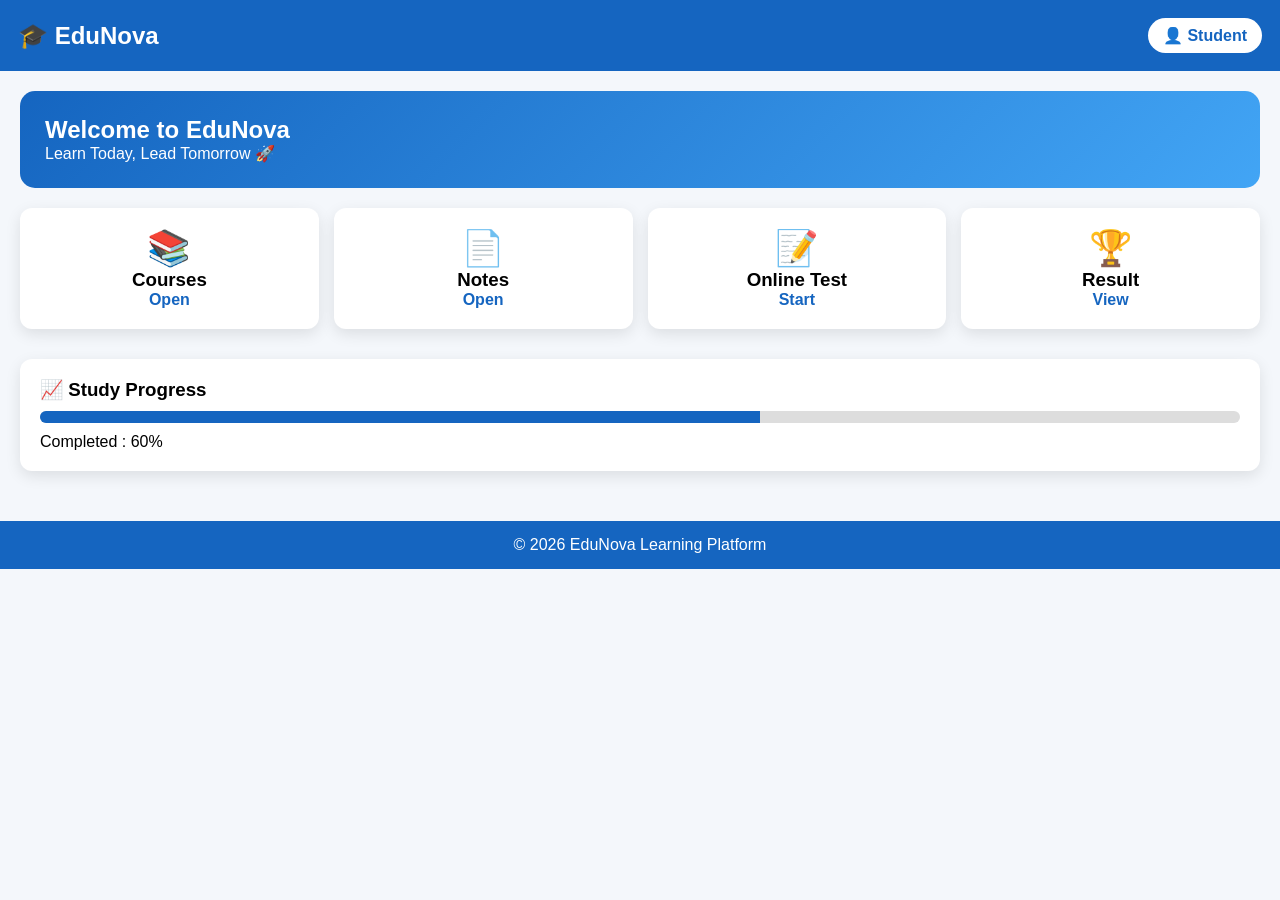
<file: Dashboard.html>
<!DOCTYPE html>
<html lang="hi">
<head>
<meta charset="UTF-8">
<meta name="viewport" content="width=device-width, initial-scale=1.0">
<title>EduNova Dashboard</title>

<style>
*{
margin:0;
padding:0;
box-sizing:border-box;
font-family:Arial,sans-serif;
}

body{
background:#f4f7fb;
}

header{
background:#1565C0;
color:white;
padding:18px;
display:flex;
justify-content:space-between;
align-items:center;
}

.logo{
font-size:24px;
font-weight:bold;
}

.profile{
background:white;
color:#1565C0;
padding:8px 15px;
border-radius:25px;
font-weight:bold;
}

.container{
padding:20px;
}

.welcome{
background:linear-gradient(135deg,#1565C0,#42A5F5);
color:white;
padding:25px;
border-radius:15px;
margin-bottom:20px;
}

.grid{
display:grid;
grid-template-columns:repeat(auto-fit,minmax(150px,1fr));
gap:15px;
}

.card{
background:white;
padding:20px;
border-radius:12px;
box-shadow:0 5px 15px rgba(0,0,0,.1);
text-align:center;
transition:.3s;
}

.card:hover{
transform:translateY(-5px);
}

.card h2{
font-size:35px;
}

.card a{
text-decoration:none;
color:#1565C0;
font-weight:bold;
}

.bottom{
margin-top:30px;
background:white;
padding:20px;
border-radius:12px;
box-shadow:0 5px 15px rgba(0,0,0,.1);
}

.progress{
height:12px;
background:#ddd;
border-radius:10px;
overflow:hidden;
margin-top:10px;
}

.bar{
height:100%;
width:60%;
background:#1565C0;
}

footer{
margin-top:30px;
background:#1565C0;
color:white;
text-align:center;
padding:15px;
}
</style>

</head>

<body>

<header>

<div class="logo">🎓 EduNova</div>

<div class="profile">👤 Student</div>

</header>

<div class="container">

<div class="welcome">

<h2>Welcome to EduNova</h2>

<p>Learn Today, Lead Tomorrow 🚀</p>

</div>

<div class="grid">

<div class="card">
<h2>📚</h2>
<h3>Courses</h3>
<a href="courses.html">Open</a>
</div>

<div class="card">
<h2>📄</h2>
<h3>Notes</h3>
<a href="notes.html">Open</a>
</div>

<div class="card">
<h2>📝</h2>
<h3>Online Test</h3>
<a href="test.html">Start</a>
</div>

<div class="card">
<h2>🏆</h2>
<h3>Result</h3>
<a href="result.html">View</a>
</div>

</div>

<div class="bottom">

<h3>📈 Study Progress</h3>

<div class="progress">
<div class="bar"></div>
</div>

<p style="margin-top:10px;">Completed : 60%</p>

</div>

</div>

<footer>

© 2026 EduNova Learning Platform

</footer>

</body>
  </html>
</file>
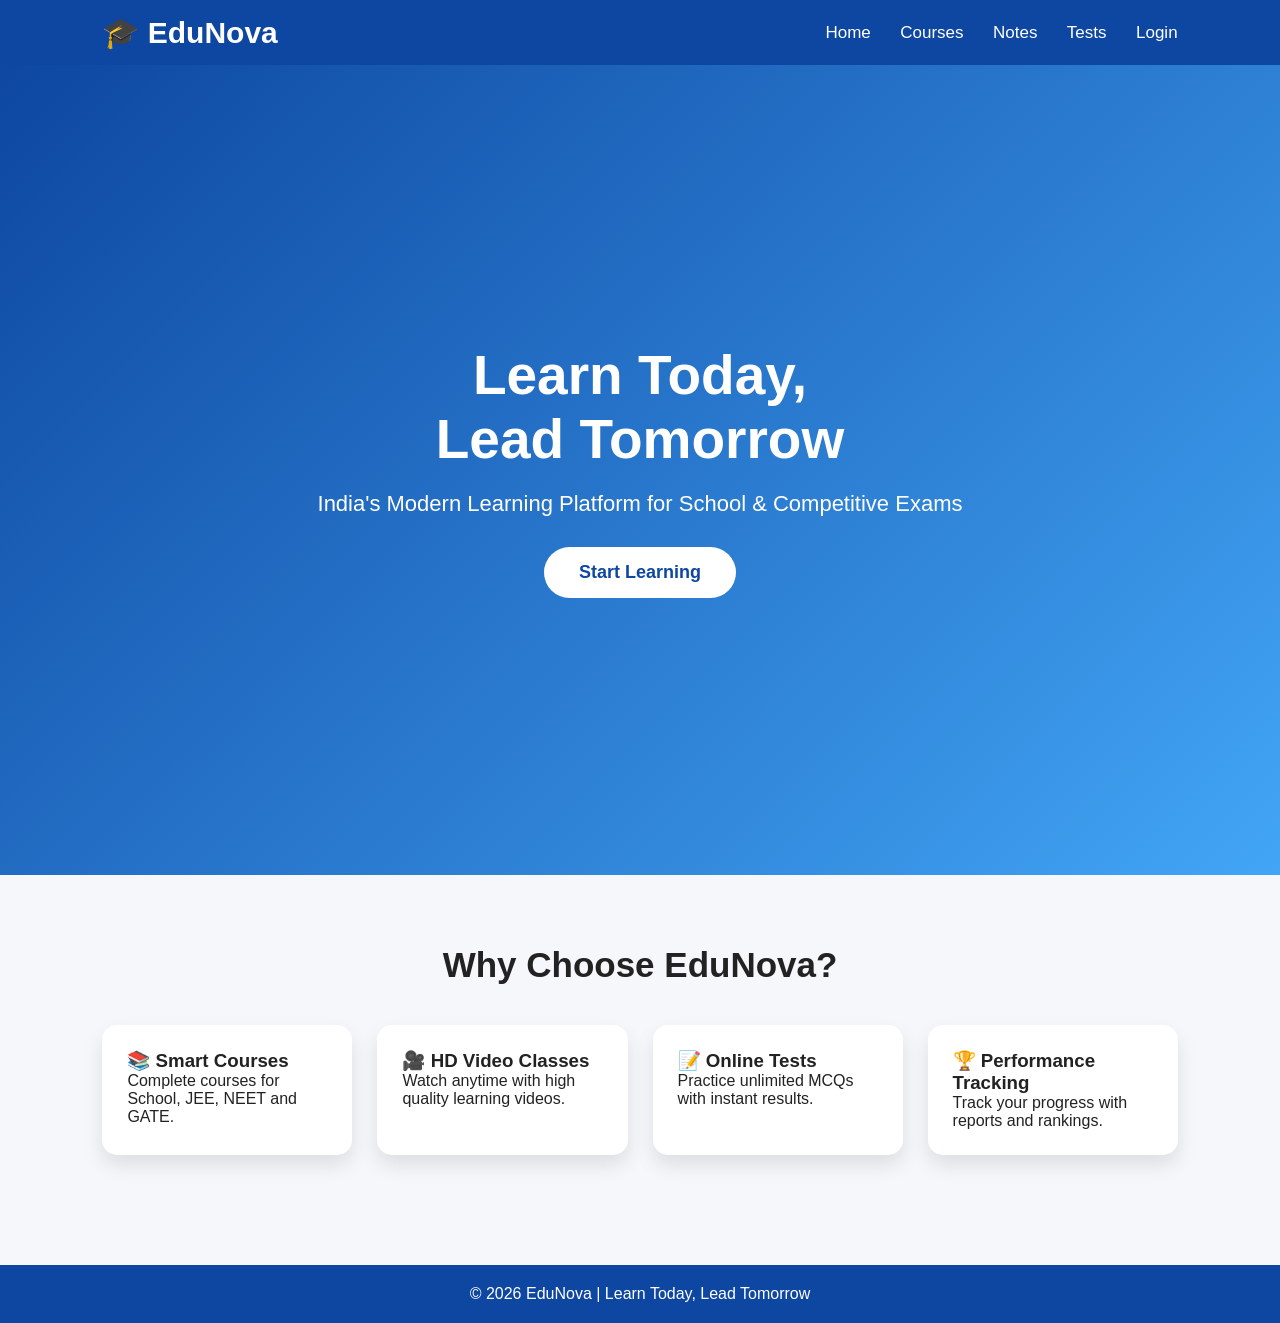
<file: Index2.html>
<!DOCTYPE html>
<html lang="en">
<head>
<meta charset="UTF-8">
<meta name="viewport" content="width=device-width, initial-scale=1.0">
<title>EduNova | Learn Today, Lead Tomorrow</title>

<style>
*{
margin:0;
padding:0;
box-sizing:border-box;
font-family:Arial,sans-serif;
}

body{
background:#f5f7fb;
color:#222;
}

header{
background:#0d47a1;
padding:15px 8%;
display:flex;
justify-content:space-between;
align-items:center;
position:sticky;
top:0;
}

.logo{
font-size:30px;
font-weight:bold;
color:white;
}

nav a{
color:white;
text-decoration:none;
margin-left:25px;
font-size:17px;
}

.hero{
height:90vh;
display:flex;
justify-content:center;
align-items:center;
text-align:center;
background:linear-gradient(135deg,#0d47a1,#42a5f5);
color:white;
padding:20px;
}

.hero h1{
font-size:55px;
margin-bottom:20px;
}

.hero p{
font-size:22px;
margin-bottom:30px;
}

button{
padding:15px 35px;
border:none;
border-radius:30px;
background:white;
color:#0d47a1;
font-size:18px;
font-weight:bold;
cursor:pointer;
}

button:hover{
background:#ffd54f;
}

.features{
padding:70px 8%;
}

.features h2{
text-align:center;
margin-bottom:40px;
font-size:35px;
}

.cards{
display:grid;
grid-template-columns:repeat(auto-fit,minmax(250px,1fr));
gap:25px;
}

.card{
background:white;
padding:25px;
border-radius:15px;
box-shadow:0 10px 20px rgba(0,0,0,.1);
transition:.3s;
}

.card:hover{
transform:translateY(-8px);
}

footer{
background:#0d47a1;
color:white;
text-align:center;
padding:20px;
margin-top:40px;
}
</style>
</head>

<body>

<header>
<div class="logo">🎓 EduNova</div>

<nav>
<a href="#">Home</a>
<a href="#">Courses</a>
<a href="#">Notes</a>
<a href="#">Tests</a>
<a href="#">Login</a>
</nav>
</header>

<section class="hero">

<div>

<h1>Learn Today,<br>Lead Tomorrow</h1>

<p>India's Modern Learning Platform for School & Competitive Exams</p>

<button>Start Learning</button>

</div>

</section>

<section class="features">

<h2>Why Choose EduNova?</h2>

<div class="cards">

<div class="card">
<h3>📚 Smart Courses</h3>
<p>Complete courses for School, JEE, NEET and GATE.</p>
</div>

<div class="card">
<h3>🎥 HD Video Classes</h3>
<p>Watch anytime with high quality learning videos.</p>
</div>

<div class="card">
<h3>📝 Online Tests</h3>
<p>Practice unlimited MCQs with instant results.</p>
</div>

<div class="card">
<h3>🏆 Performance Tracking</h3>
<p>Track your progress with reports and rankings.</p>
</div>

</div>

</section>

<footer>

© 2026 EduNova | Learn Today, Lead Tomorrow

</footer>

</body>
</html>
</file>
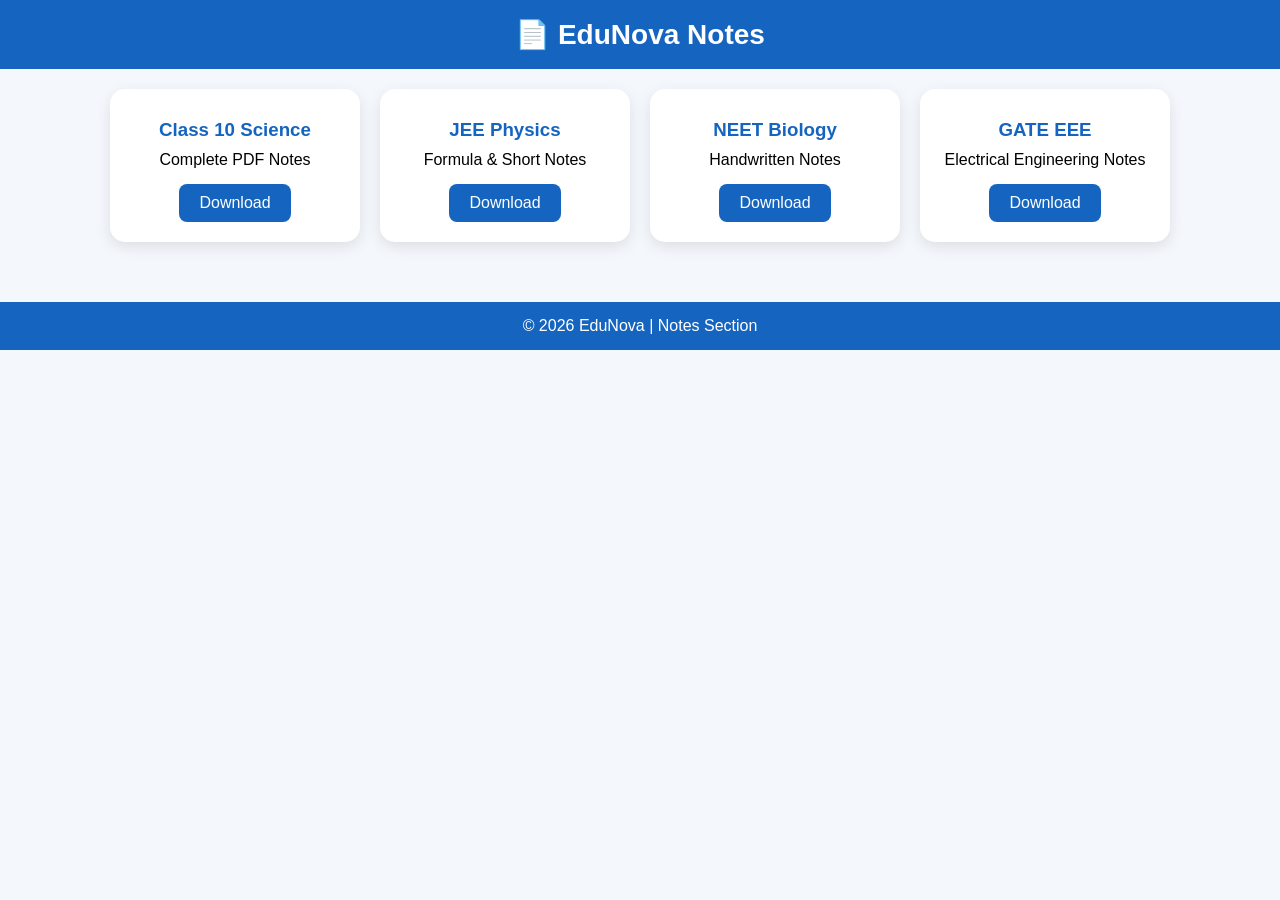
<file: notes.html>
<!DOCTYPE html>
<html lang="en">
<head>
<meta charset="UTF-8">
<meta name="viewport" content="width=device-width, initial-scale=1.0">
<title>EduNova Notes</title>

<style>
*{margin:0;padding:0;box-sizing:border-box;font-family:Arial,sans-serif;}
body{background:#f4f7fb;}
header{
background:#1565C0;
color:white;
padding:18px;
text-align:center;
font-size:28px;
font-weight:bold;
}
.container{
max-width:1100px;
margin:auto;
padding:20px;
}
.grid{
display:grid;
grid-template-columns:repeat(auto-fit,minmax(250px,1fr));
gap:20px;
}
.card{
background:white;
padding:20px;
border-radius:15px;
box-shadow:0 5px 15px rgba(0,0,0,.1);
text-align:center;
}
.card h3{
color:#1565C0;
margin:10px 0;
}
.btn{
display:inline-block;
margin-top:15px;
padding:10px 20px;
background:#1565C0;
color:white;
text-decoration:none;
border-radius:8px;
}
footer{
margin-top:40px;
background:#1565C0;
color:white;
text-align:center;
padding:15px;
}
</style>

</head>
<body>

<header>📄 EduNova Notes</header>

<div class="container">

<div class="grid">

<div class="card">
<h3>Class 10 Science</h3>
<p>Complete PDF Notes</p>
<a href="#" class="btn">Download</a>
</div>

<div class="card">
<h3>JEE Physics</h3>
<p>Formula & Short Notes</p>
<a href="#" class="btn">Download</a>
</div>

<div class="card">
<h3>NEET Biology</h3>
<p>Handwritten Notes</p>
<a href="#" class="btn">Download</a>
</div>

<div class="card">
<h3>GATE EEE</h3>
<p>Electrical Engineering Notes</p>
<a href="#" class="btn">Download</a>
</div>

</div>

</div>

<footer>
© 2026 EduNova | Notes Section
</footer>

</body>
  </html>
</file>
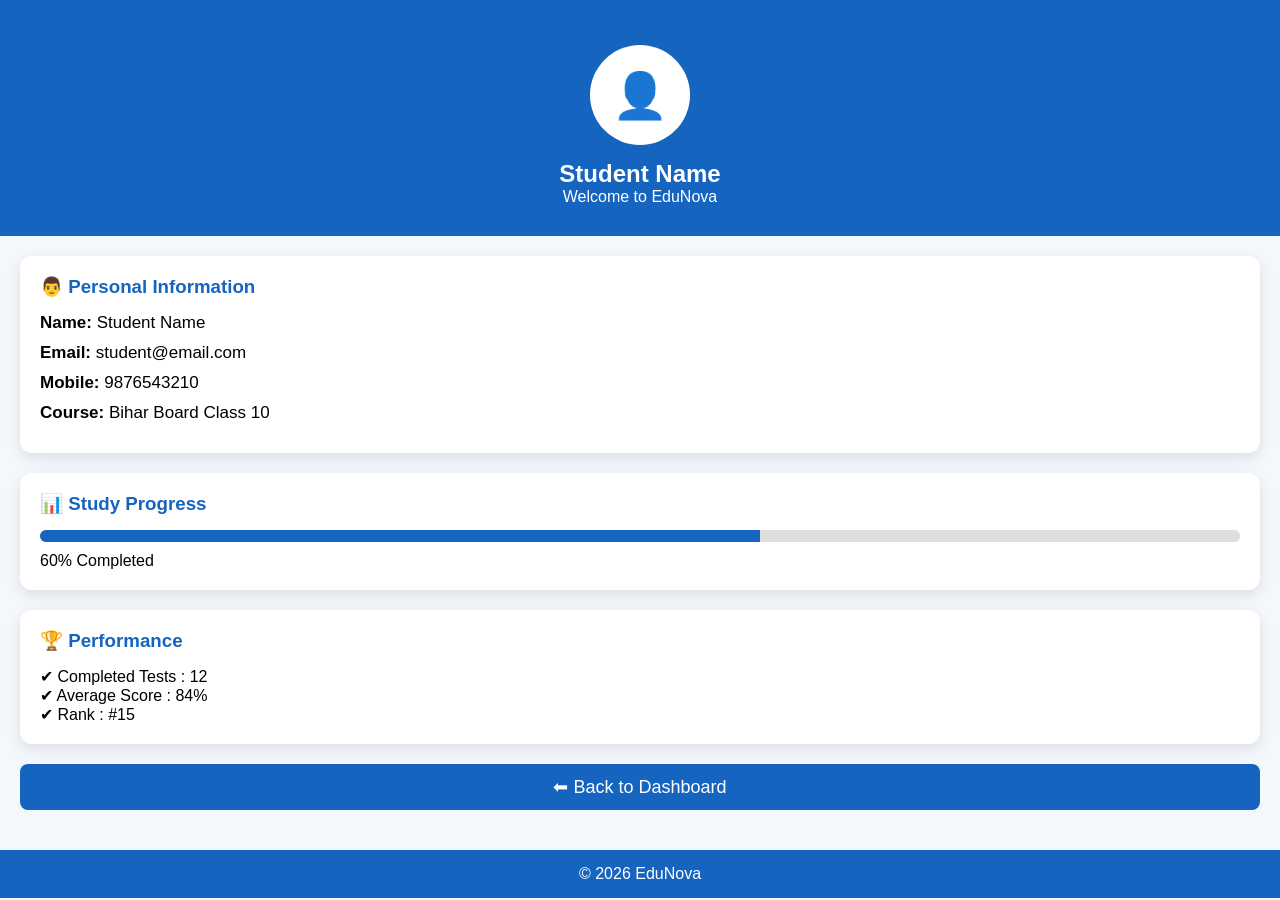
<file: Profile.html>
<!DOCTYPE html>
<html lang="hi">
<head>
<meta charset="UTF-8">
<meta name="viewport" content="width=device-width, initial-scale=1.0">
<title>Student Profile - EduNova</title>

<style>
*{
margin:0;
padding:0;
box-sizing:border-box;
font-family:Arial,sans-serif;
}

body{
background:#f4f7fb;
}

.header{
background:#1565C0;
color:white;
text-align:center;
padding:30px;
}

.avatar{
width:100px;
height:100px;
border-radius:50%;
background:white;
color:#1565C0;
font-size:45px;
display:flex;
justify-content:center;
align-items:center;
margin:15px auto;
font-weight:bold;
}

.container{
padding:20px;
}

.card{
background:white;
padding:20px;
border-radius:12px;
margin-bottom:20px;
box-shadow:0 5px 15px rgba(0,0,0,.1);
}

.card h3{
margin-bottom:15px;
color:#1565C0;
}

.info{
margin:10px 0;
font-size:17px;
}

.progress{
height:12px;
background:#ddd;
border-radius:10px;
overflow:hidden;
margin-top:10px;
}

.bar{
width:60%;
height:100%;
background:#1565C0;
}

.btn{
display:block;
width:100%;
padding:12px;
background:#1565C0;
color:white;
text-decoration:none;
text-align:center;
border-radius:8px;
margin-top:15px;
font-size:18px;
}

footer{
text-align:center;
padding:15px;
background:#1565C0;
color:white;
margin-top:20px;
}
</style>
</head>

<body>

<div class="header">

<div class="avatar">👤</div>

<h2>Student Name</h2>

<p>Welcome to EduNova</p>

</div>

<div class="container">

<div class="card">

<h3>👨 Personal Information</h3>

<div class="info"><b>Name:</b> Student Name</div>

<div class="info"><b>Email:</b> student@email.com</div>

<div class="info"><b>Mobile:</b> 9876543210</div>

<div class="info"><b>Course:</b> Bihar Board Class 10</div>

</div>

<div class="card">

<h3>📊 Study Progress</h3>

<div class="progress">
<div class="bar"></div>
</div>

<p style="margin-top:10px;">60% Completed</p>

</div>

<div class="card">

<h3>🏆 Performance</h3>

<p>✔ Completed Tests : 12</p>
<p>✔ Average Score : 84%</p>
<p>✔ Rank : #15</p>

</div>

<a href="dashboard.html" class="btn">⬅ Back to Dashboard</a>

</div>

<footer>

© 2026 EduNova

</footer>

</body>
                                             </html>
</file>
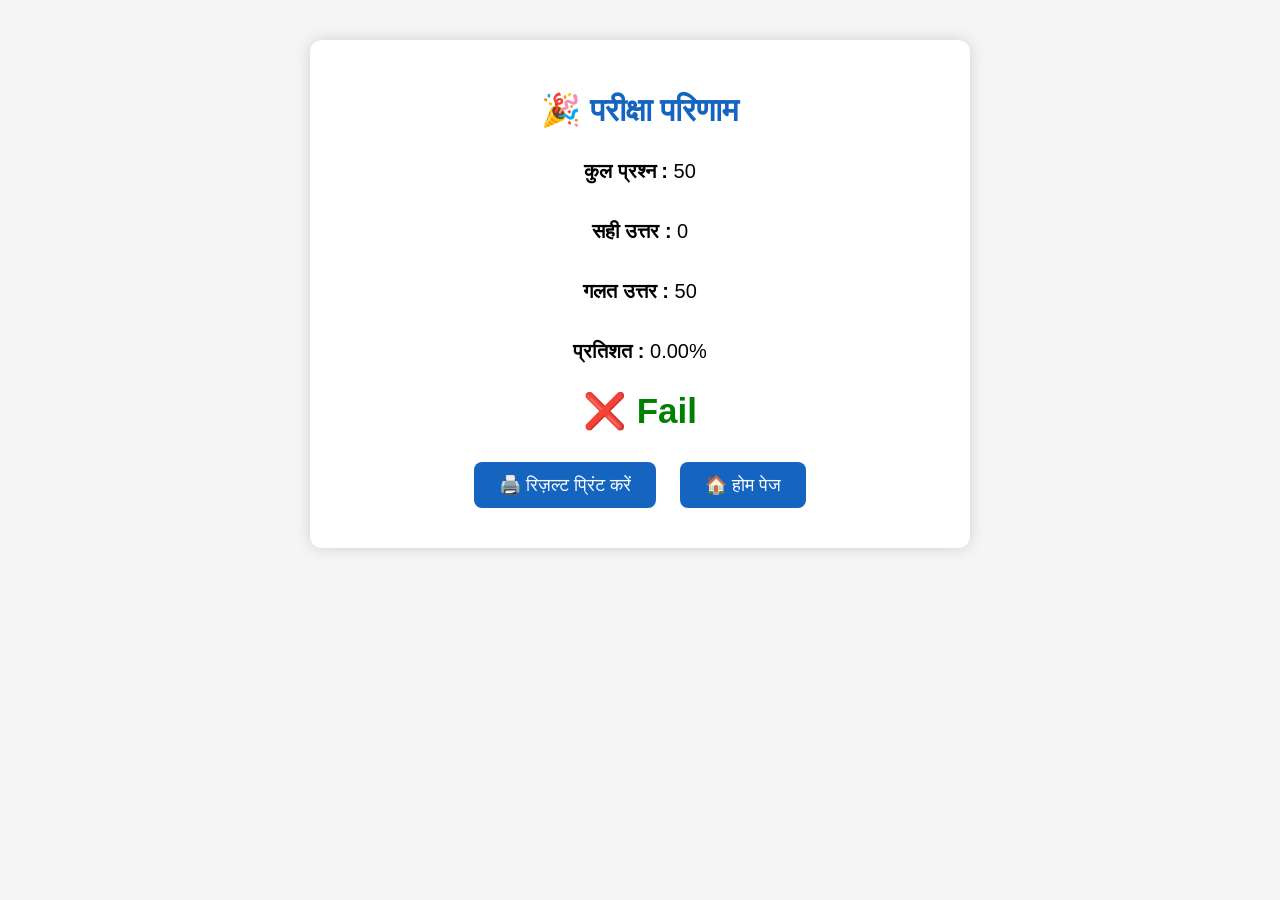
<file: Result.html>
<!DOCTYPE html>
<html lang="hi">
<head>
<meta charset="UTF-8">
<meta name="viewport" content="width=device-width, initial-scale=1.0">
<title>EduNova रिज़ल्ट</title>

<style>
body{
font-family:Arial,sans-serif;
background:#f5f5f5;
margin:0;
}

.container{
max-width:600px;
margin:40px auto;
background:#fff;
padding:30px;
border-radius:12px;
box-shadow:0 0 15px rgba(0,0,0,0.15);
text-align:center;
}

h1{
color:#1565C0;
}

.result-box{
margin:20px 0;
font-size:20px;
line-height:2;
}

.grade{
font-size:35px;
font-weight:bold;
color:green;
margin:20px 0;
}

button{
padding:12px 25px;
font-size:18px;
background:#1565C0;
color:#fff;
border:none;
border-radius:8px;
cursor:pointer;
margin:10px;
}

button:hover{
background:#0d47a1;
}
</style>

</head>

<body>

<div class="container">

<h1>🎉 परीक्षा परिणाम</h1>

<div class="result-box">

<p><b>कुल प्रश्न :</b> <span id="total">50</span></p>

<p><b>सही उत्तर :</b> <span id="correct"></span></p>

<p><b>गलत उत्तर :</b> <span id="wrong"></span></p>

<p><b>प्रतिशत :</b> <span id="percent"></span>%</p>

</div>

<div class="grade" id="grade"></div>

<button onclick="window.print()">
🖨️ रिज़ल्ट प्रिंट करें
</button>

<button onclick="location.href='index.html'">
🏠 होम पेज
</button>

</div>

<script>

let score = localStorage.getItem("score") || 0;
let total = 50;

let percent = (score/total)*100;

document.getElementById("correct").innerHTML = score;
document.getElementById("wrong").innerHTML = total-score;
document.getElementById("percent").innerHTML = percent.toFixed(2);

let grade="";

if(percent>=90)
grade="🏆 Grade : A+";
else if(percent>=75)
grade="🥇 Grade : A";
else if(percent>=60)
grade="🥈 Grade : B";
else if(percent>=45)
grade="🥉 Grade : C";
else
grade="❌ Fail";

document.getElementById("grade").innerHTML=grade;

</script>

</body>
  </html>
</file>
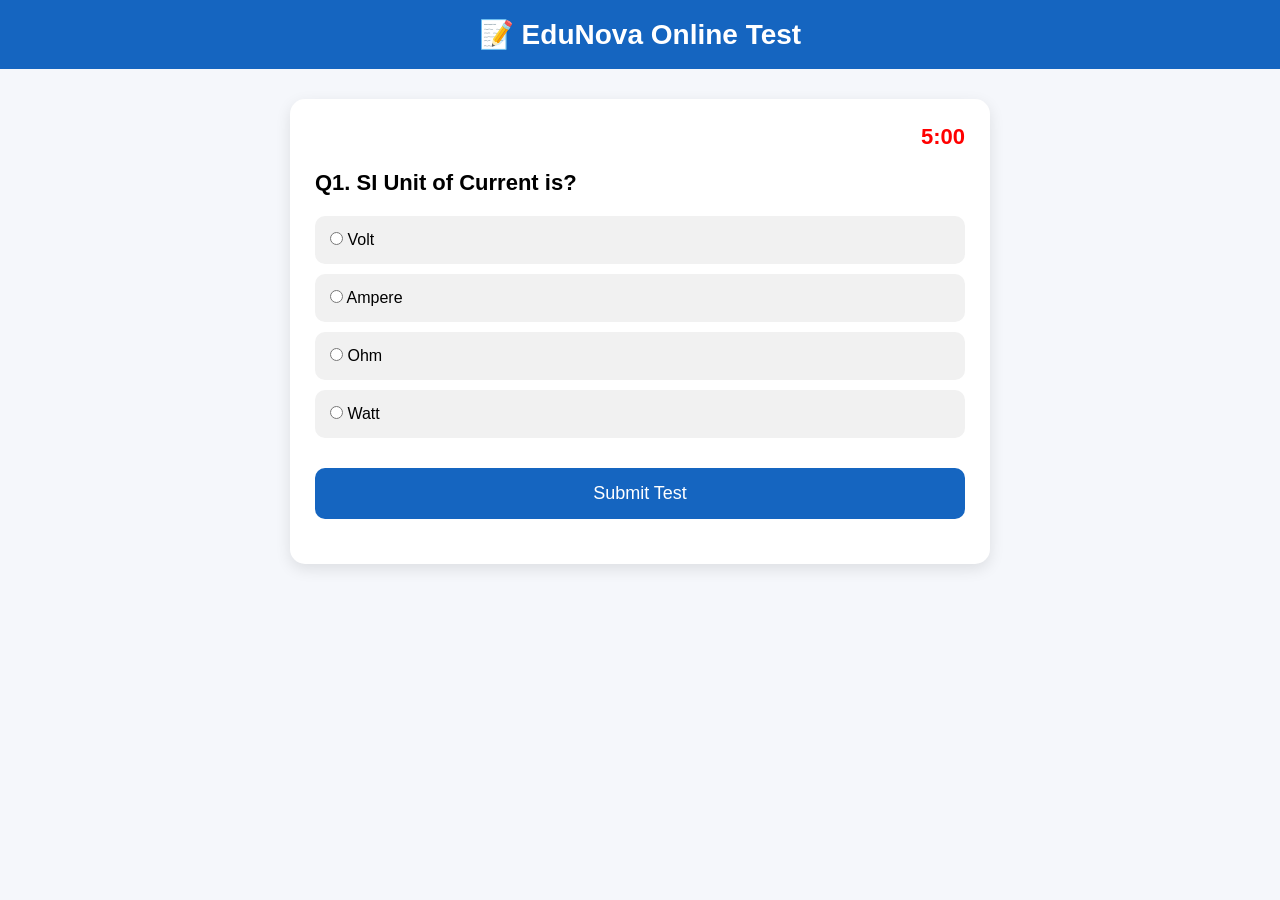
<file: tests.html>
<!DOCTYPE html>
<html lang="en">
<head>
<meta charset="UTF-8">
<meta name="viewport" content="width=device-width, initial-scale=1.0">
<title>EduNova Online Test</title>

<style>
*{
margin:0;
padding:0;
box-sizing:border-box;
font-family:Arial,sans-serif;
}

body{
background:#f5f7fb;
}

header{
background:#1565C0;
color:white;
padding:18px;
text-align:center;
font-size:28px;
font-weight:bold;
}

.container{
max-width:700px;
margin:30px auto;
background:white;
padding:25px;
border-radius:15px;
box-shadow:0 5px 15px rgba(0,0,0,.1);
}

.timer{
font-size:22px;
color:red;
text-align:right;
margin-bottom:20px;
font-weight:bold;
}

.question{
font-size:22px;
font-weight:bold;
margin-bottom:20px;
}

.option{
display:block;
background:#f1f1f1;
padding:15px;
margin:10px 0;
border-radius:10px;
cursor:pointer;
}

.option:hover{
background:#dbeafe;
}

button{
width:100%;
padding:15px;
background:#1565C0;
color:white;
border:none;
border-radius:10px;
font-size:18px;
cursor:pointer;
margin-top:20px;
}

.result{
margin-top:20px;
font-size:24px;
text-align:center;
font-weight:bold;
color:green;
}
</style>

</head>

<body>

<header>📝 EduNova Online Test</header>

<div class="container">

<div class="timer" id="timer">05:00</div>

<div class="question">
Q1. SI Unit of Current is?
</div>

<label class="option"><input type="radio" name="q1" value="Volt"> Volt</label>

<label class="option"><input type="radio" name="q1" value="Ampere"> Ampere</label>

<label class="option"><input type="radio" name="q1" value="Ohm"> Ohm</label>

<label class="option"><input type="radio" name="q1" value="Watt"> Watt</label>

<button onclick="checkAnswer()">Submit Test</button>

<div class="result" id="result"></div>

</div>

<script>

let time=300;

setInterval(function(){

let m=Math.floor(time/60);

let s=time%60;

document.getElementById("timer").innerHTML=
m+":"+(s<10?"0":"")+s;

if(time>0) time--;

},1000);

function checkAnswer(){

let ans=document.querySelector('input[name="q1"]:checked');

if(!ans){

alert("Please select an answer");

return;

}

if(ans.value=="Ampere"){

document.getElementById("result").innerHTML="✅ Correct! Score : 1/1";

}else{

document.getElementById("result").innerHTML="❌ Wrong! Correct Answer : Ampere";

}

}

</script>

</body>
</html>
</file>
